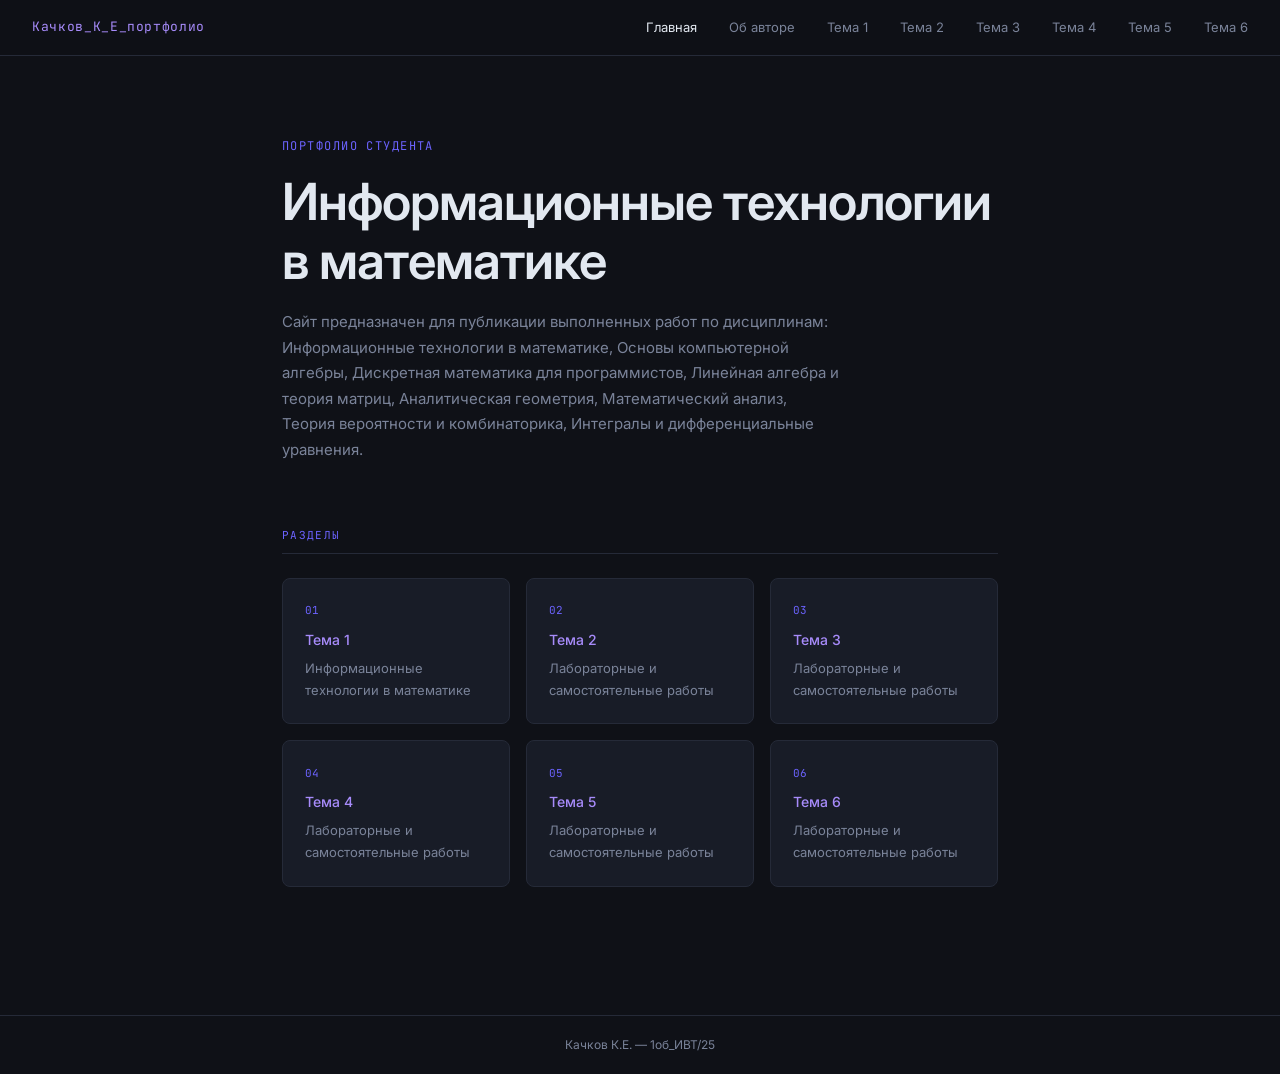
<file: index.html>
<!DOCTYPE html>
<html lang="ru">
<head>
  <meta charset="UTF-8">
  <meta name="viewport" content="width=device-width, initial-scale=1.0">
  <title>Качков К.Е. — Портфолио</title>
  <link rel="stylesheet" href="style.css">
</head>
<body>

<nav>
  <span class="nav-logo">Качков_К_Е_портфолио</span>
  <a href="index.html" class="active">Главная</a>
  <a href="about.html">Об авторе</a>
  <a href="tema1.html">Тема 1</a>
  <a href="tema2.html">Тема 2</a>
  <a href="tema3.html">Тема 3</a>
  <a href="tema4.html">Тема 4</a>
  <a href="tema5.html">Тема 5</a>
  <a href="tema6.html">Тема 6</a>
</nav>

<section class="hero">
  <div class="hero-label">Портфолио студента</div>
  <h1>Информационные технологии в математике</h1>
  <p>Сайт предназначен для публикации выполненных работ по дисциплинам: Информационные технологии в математике, Основы компьютерной алгебры, Дискретная математика для программистов, Линейная алгебра и теория матриц, Аналитическая геометрия, Математический анализ, Теория вероятности и комбинаторика, Интегралы и дифференциальные уравнения.</p>
</section>

<div class="content">
  <div class="section-title">Разделы</div>
  <div class="cards">
    <a href="tema1.html" style="text-decoration:none">
      <div class="card">
        <div class="card-num">01</div>
        <h3>Тема 1</h3>
        <p>Информационные технологии в математике</p>
      </div>
    </a>
    <a href="tema2.html" style="text-decoration:none">
      <div class="card">
        <div class="card-num">02</div>
        <h3>Тема 2</h3>
        <p>Лабораторные и самостоятельные работы</p>
      </div>
    </a>
    <a href="tema3.html" style="text-decoration:none">
      <div class="card">
        <div class="card-num">03</div>
        <h3>Тема 3</h3>
        <p>Лабораторные и самостоятельные работы</p>
      </div>
    </a>
    <a href="tema4.html" style="text-decoration:none">
      <div class="card">
        <div class="card-num">04</div>
        <h3>Тема 4</h3>
        <p>Лабораторные и самостоятельные работы</p>
      </div>
    </a>
    <a href="tema5.html" style="text-decoration:none">
      <div class="card">
        <div class="card-num">05</div>
        <h3>Тема 5</h3>
        <p>Лабораторные и самостоятельные работы</p>
      </div>
    </a>
    <a href="tema6.html" style="text-decoration:none">
      <div class="card">
        <div class="card-num">06</div>
        <h3>Тема 6</h3>
        <p>Лабораторные и самостоятельные работы</p>
      </div>
    </a>
  </div>
</div>

<footer>Качков К.Е. — 1об_ИВТ/25</footer>

</body>
</html>
</file>
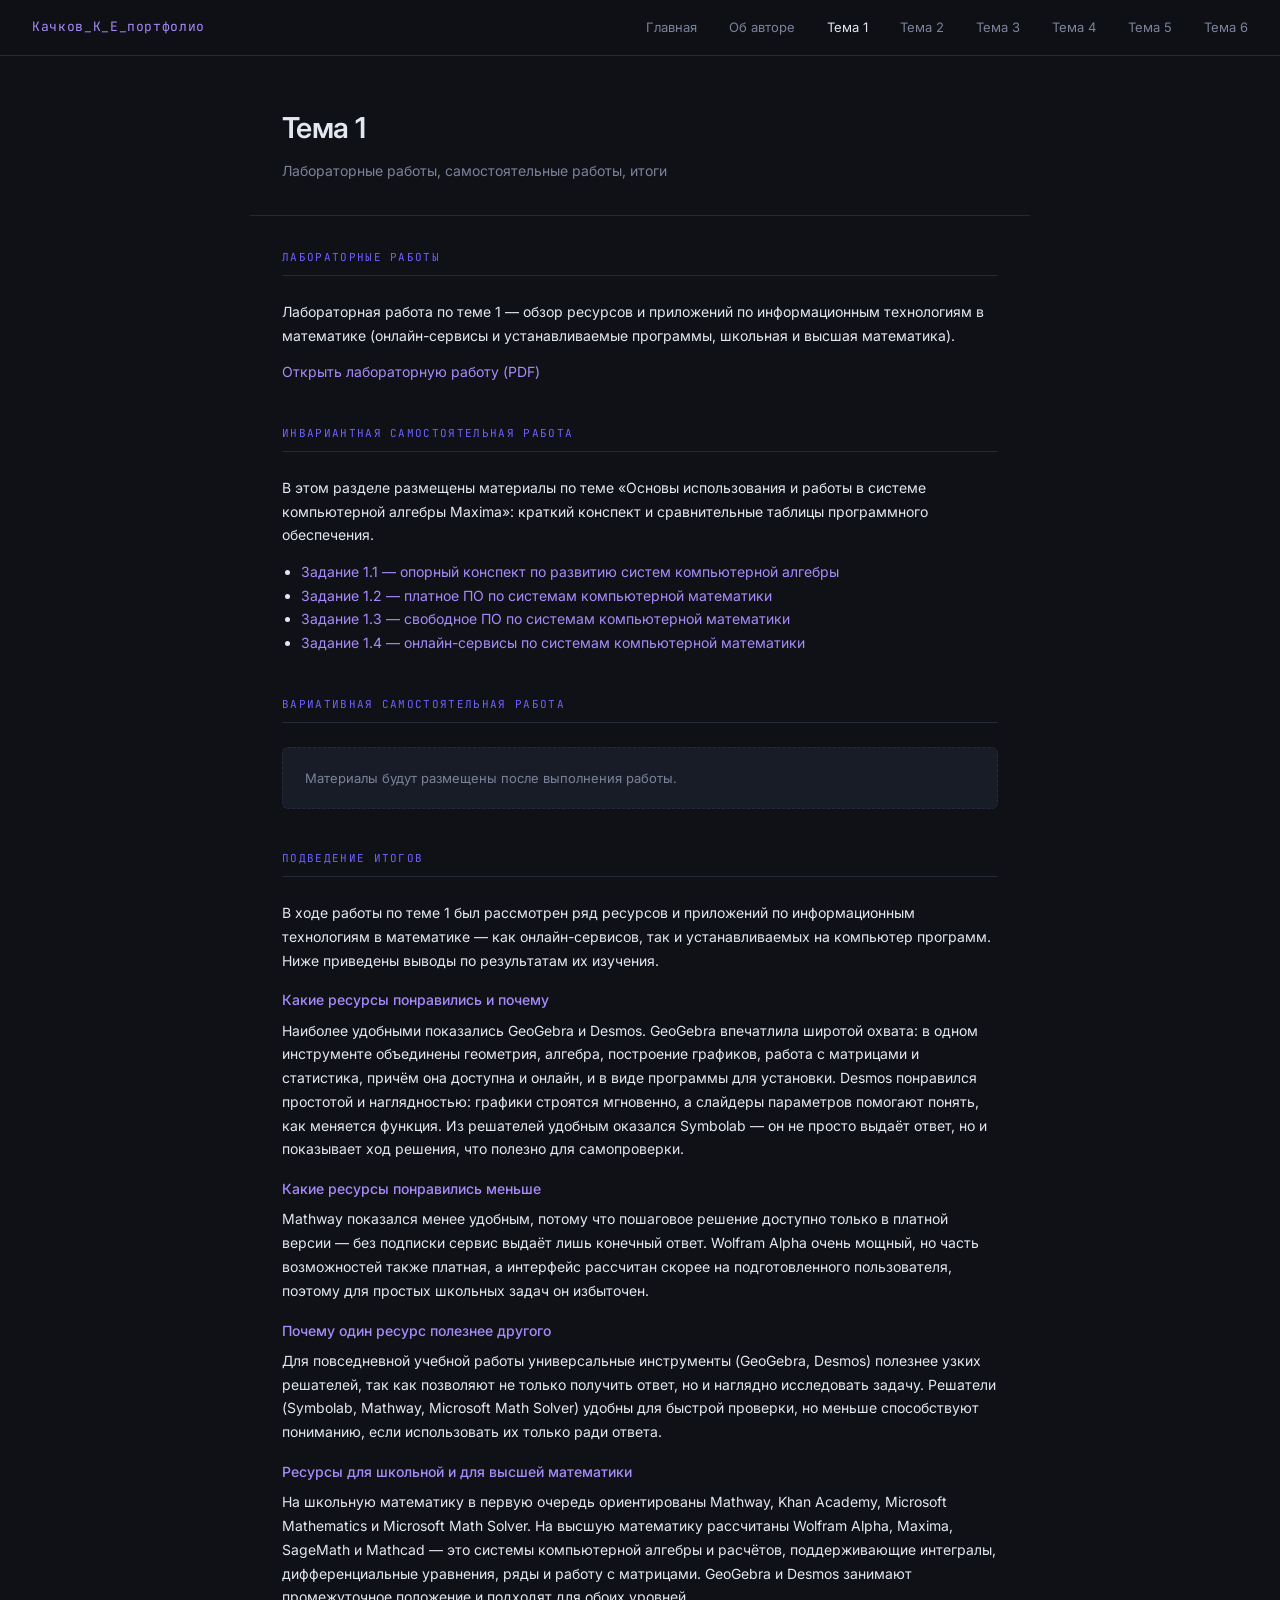
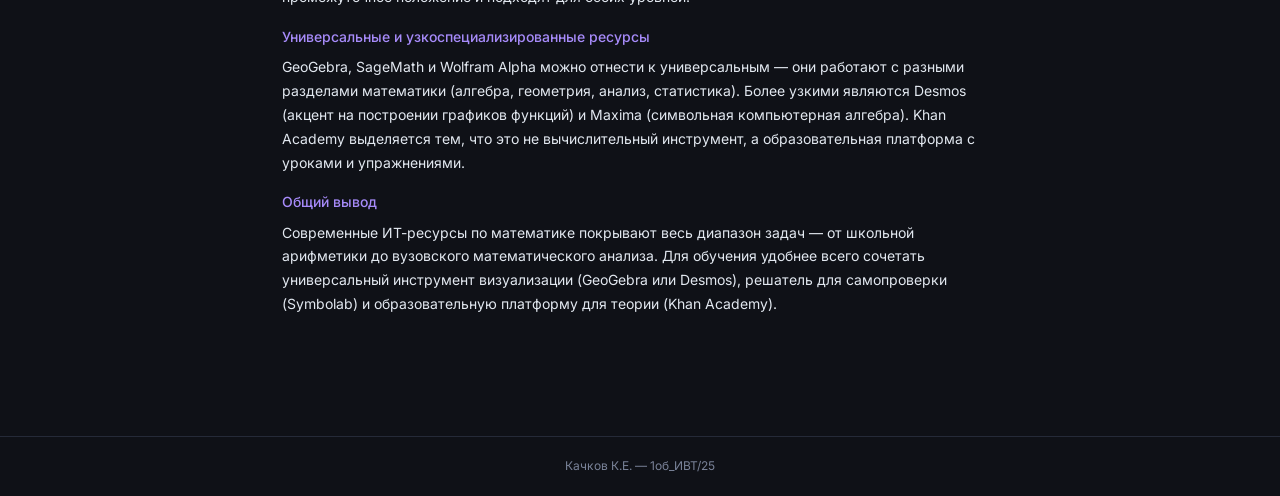
<file: tema1.html>
<!DOCTYPE html>
<html lang="ru">
<head>
  <meta charset="UTF-8">
  <meta name="viewport" content="width=device-width, initial-scale=1.0">
  <title>Тема 1 — Качков К.Е.</title>
  <link rel="stylesheet" href="style.css">
</head>
<body>
<nav>
  <span class="nav-logo">Качков_К_Е_портфолио</span>
  <a href="index.html">Главная</a>
  <a href="about.html">Об авторе</a>
  <a href="tema1.html" class="active">Тема 1</a>
  <a href="tema2.html">Тема 2</a>
  <a href="tema3.html">Тема 3</a>
  <a href="tema4.html">Тема 4</a>
  <a href="tema5.html">Тема 5</a>
  <a href="tema6.html">Тема 6</a>
</nav>

<div class="page-header">
  <h1>Тема 1</h1>
  <p>Лабораторные работы, самостоятельные работы, итоги</p>
</div>

<div class="content">

  <div class="sub-section">
    <div class="section-title">Лабораторные работы</div>
    <p style="margin-bottom:0.8rem;font-size:14px;">
      Лабораторная работа по теме 1 — обзор ресурсов и приложений по информационным технологиям в математике
      (онлайн-сервисы и устанавливаемые программы, школьная и высшая математика).
    </p>
    <p style="font-size:14px;">
      <a href="https://drive.google.com/file/d/1AfzbMtLGvjpZdQ75xs7DAKXEFA14kYjc/view?usp=sharing" target="_blank">Открыть лабораторную работу (PDF)</a>
    </p>
  </div>

  <div class="sub-section">
    <div class="section-title">Инвариантная самостоятельная работа</div>
    <p style="margin-bottom:0.8rem;font-size:14px;">
      В этом разделе размещены материалы по теме «Основы использования и работы в системе компьютерной алгебры Maxima»:
      краткий конспект и сравнительные таблицы программного обеспечения.
    </p>
    <ul style="font-size:14px;line-height:1.7;margin-left:1.2rem;">
      <li><a href="https://drive.google.com/file/d/1eZNsiZuAepgrBpnIGwl640NPmBLZEduz/view?usp=drive_link" target="_blank">Задание 1.1 — опорный конспект по развитию систем компьютерной алгебры</a></li>
      <li><a href="https://drive.google.com/file/d/1cqNGCk7vj_rEUstcOTVgG4FcB9ptQslX/view?usp=drive_link" target="_blank">Задание 1.2 — платное ПО по системам компьютерной математики</a></li>
      <li><a href="https://drive.google.com/file/d/1DtUt4KZBGV-I8HG-9cxFs46igNnDmsRe/view?usp=drive_link" target="_blank">Задание 1.3 — свободное ПО по системам компьютерной математики</a></li>
      <li><a href="https://drive.google.com/file/d/1o-Yfkh-yY8y63wfUdcRHX4mxL0h8mZKr/view?usp=drive_link" target="_blank">Задание 1.4 — онлайн-сервисы по системам компьютерной математики</a></li>
    </ul>
  </div>

  <div class="sub-section">
    <div class="section-title">Вариативная самостоятельная работа</div>
    <div class="empty-note">Материалы будут размещены после выполнения работы.</div>
  </div>

  <div class="sub-section">
    <div class="section-title">Подведение итогов</div>

    <p style="font-size:14px;margin-bottom:1rem;">
      В ходе работы по теме 1 был рассмотрен ряд ресурсов и приложений по информационным технологиям
      в математике — как онлайн-сервисов, так и устанавливаемых на компьютер программ. Ниже приведены
      выводы по результатам их изучения.
    </p>

    <h2 style="font-size:14px;margin:1rem 0 0.4rem;color:var(--accent2);">Какие ресурсы понравились и почему</h2>
    <p style="font-size:14px;margin-bottom:0.9rem;">
      Наиболее удобными показались GeoGebra и Desmos. GeoGebra впечатлила широтой охвата: в одном
      инструменте объединены геометрия, алгебра, построение графиков, работа с матрицами и статистика,
      причём она доступна и онлайн, и в виде программы для установки. Desmos понравился простотой и
      наглядностью: графики строятся мгновенно, а слайдеры параметров помогают понять, как меняется
      функция. Из решателей удобным оказался Symbolab — он не просто выдаёт ответ, но и показывает ход
      решения, что полезно для самопроверки.
    </p>

    <h2 style="font-size:14px;margin:1rem 0 0.4rem;color:var(--accent2);">Какие ресурсы понравились меньше</h2>
    <p style="font-size:14px;margin-bottom:0.9rem;">
      Mathway показался менее удобным, потому что пошаговое решение доступно только в платной версии —
      без подписки сервис выдаёт лишь конечный ответ. Wolfram Alpha очень мощный, но часть возможностей
      также платная, а интерфейс рассчитан скорее на подготовленного пользователя, поэтому для простых
      школьных задач он избыточен.
    </p>

    <h2 style="font-size:14px;margin:1rem 0 0.4rem;color:var(--accent2);">Почему один ресурс полезнее другого</h2>
    <p style="font-size:14px;margin-bottom:0.9rem;">
      Для повседневной учебной работы универсальные инструменты (GeoGebra, Desmos) полезнее узких
      решателей, так как позволяют не только получить ответ, но и наглядно исследовать задачу. Решатели
      (Symbolab, Mathway, Microsoft Math Solver) удобны для быстрой проверки, но меньше способствуют
      пониманию, если использовать их только ради ответа.
    </p>

    <h2 style="font-size:14px;margin:1rem 0 0.4rem;color:var(--accent2);">Ресурсы для школьной и для высшей математики</h2>
    <p style="font-size:14px;margin-bottom:0.9rem;">
      На школьную математику в первую очередь ориентированы Mathway, Khan Academy, Microsoft Mathematics
      и Microsoft Math Solver. На высшую математику рассчитаны Wolfram Alpha, Maxima, SageMath и Mathcad —
      это системы компьютерной алгебры и расчётов, поддерживающие интегралы, дифференциальные уравнения,
      ряды и работу с матрицами. GeoGebra и Desmos занимают промежуточное положение и подходят для обоих уровней.
    </p>

    <h2 style="font-size:14px;margin:1rem 0 0.4rem;color:var(--accent2);">Универсальные и узкоспециализированные ресурсы</h2>
    <p style="font-size:14px;margin-bottom:0.9rem;">
      GeoGebra, SageMath и Wolfram Alpha можно отнести к универсальным — они работают с разными разделами
      математики (алгебра, геометрия, анализ, статистика). Более узкими являются Desmos (акцент на построении
      графиков функций) и Maxima (символьная компьютерная алгебра). Khan Academy выделяется тем, что это не
      вычислительный инструмент, а образовательная платформа с уроками и упражнениями.
    </p>

    <h2 style="font-size:14px;margin:1rem 0 0.4rem;color:var(--accent2);">Общий вывод</h2>
    <p style="font-size:14px;">
      Современные ИТ-ресурсы по математике покрывают весь диапазон задач — от школьной арифметики до
      вузовского математического анализа. Для обучения удобнее всего сочетать универсальный инструмент
      визуализации (GeoGebra или Desmos), решатель для самопроверки (Symbolab) и образовательную платформу
      для теории (Khan Academy).
    </p>
  </div>

</div>

<footer>Качков К.Е. — 1об_ИВТ/25</footer>
</body>
</html>
</file>
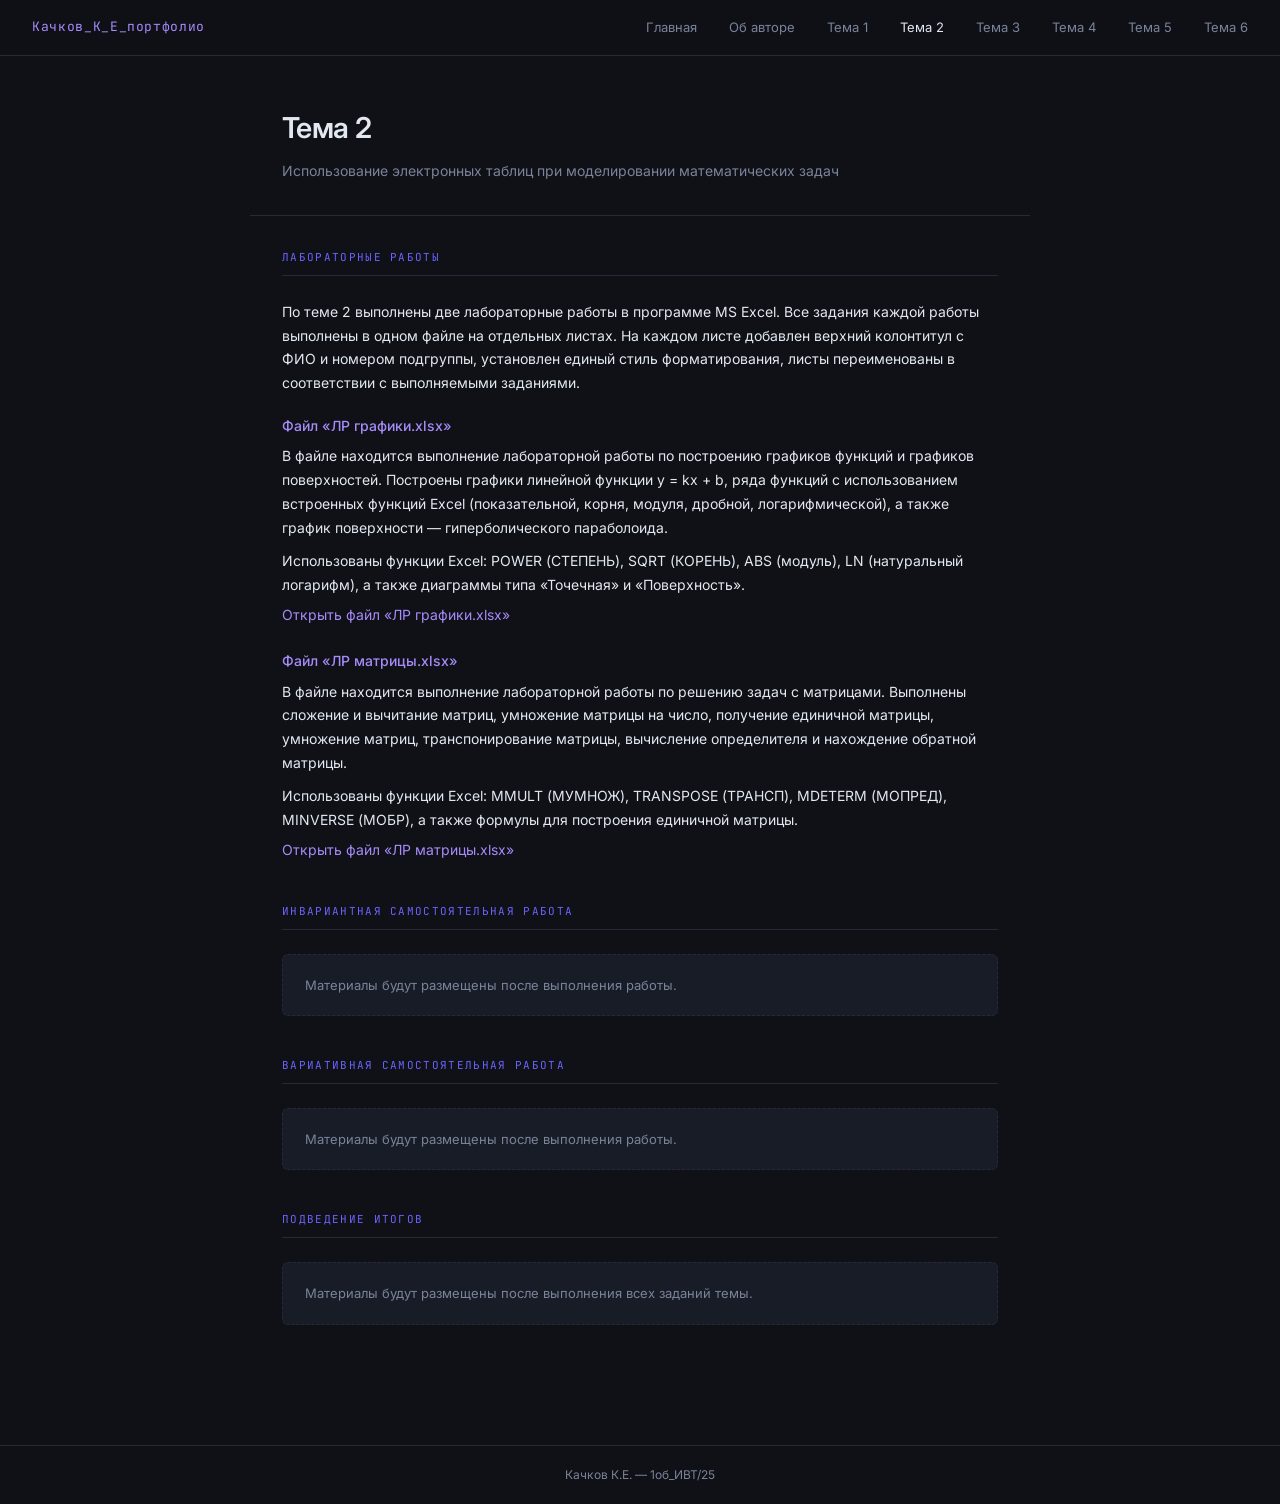
<file: tema2.html>
<!DOCTYPE html>
<html lang="ru">
<head>
  <meta charset="UTF-8">
  <meta name="viewport" content="width=device-width, initial-scale=1.0">
  <title>Тема 2 — Качков К.Е.</title>
  <link rel="stylesheet" href="style.css">
</head>
<body>
<nav>
  <span class="nav-logo">Качков_К_Е_портфолио</span>
  <a href="index.html">Главная</a>
  <a href="about.html">Об авторе</a>
  <a href="tema1.html">Тема 1</a>
  <a href="tema2.html" class="active">Тема 2</a>
  <a href="tema3.html">Тема 3</a>
  <a href="tema4.html">Тема 4</a>
  <a href="tema5.html">Тема 5</a>
  <a href="tema6.html">Тема 6</a>
</nav>

<div class="page-header">
  <h1>Тема 2</h1>
  <p>Использование электронных таблиц при моделировании математических задач</p>
</div>

<div class="content">

  <div class="sub-section">
    <div class="section-title">Лабораторные работы</div>

    <p style="font-size:14px;margin-bottom:1.2rem;">
      По теме 2 выполнены две лабораторные работы в программе MS Excel. Все задания каждой работы
      выполнены в одном файле на отдельных листах. На каждом листе добавлен верхний колонтитул
      с ФИО и номером подгруппы, установлен единый стиль форматирования, листы переименованы
      в соответствии с выполняемыми заданиями.
    </p>

    <h2 style="font-size:14px;margin:1rem 0 0.4rem;color:var(--accent2);">Файл «ЛР графики.xlsx»</h2>
    <p style="font-size:14px;margin-bottom:0.6rem;">
      В файле находится выполнение лабораторной работы по построению графиков функций и графиков
      поверхностей. Построены графики линейной функции y = kx + b, ряда функций с использованием
      встроенных функций Excel (показательной, корня, модуля, дробной, логарифмической), а также
      график поверхности — гиперболического параболоида.
    </p>
    <p style="font-size:14px;margin-bottom:0.4rem;">
      Использованы функции Excel: POWER (СТЕПЕНЬ), SQRT (КОРЕНЬ), ABS (модуль), LN (натуральный логарифм),
      а также диаграммы типа «Точечная» и «Поверхность».
    </p>
    <p style="font-size:14px;margin-bottom:1.4rem;">
      <a href="https://docs.google.com/spreadsheets/d/1talra8WvrFxRipJMH0zetjDnedfvEti0/edit?usp=drive_link&amp;ouid=114818583871815108090&amp;rtpof=true&amp;sd=true" target="_blank">Открыть файл «ЛР графики.xlsx»</a>
    </p>

    <h2 style="font-size:14px;margin:1rem 0 0.4rem;color:var(--accent2);">Файл «ЛР матрицы.xlsx»</h2>
    <p style="font-size:14px;margin-bottom:0.6rem;">
      В файле находится выполнение лабораторной работы по решению задач с матрицами. Выполнены
      сложение и вычитание матриц, умножение матрицы на число, получение единичной матрицы,
      умножение матриц, транспонирование матрицы, вычисление определителя и нахождение обратной матрицы.
    </p>
    <p style="font-size:14px;margin-bottom:0.4rem;">
      Использованы функции Excel: MMULT (МУМНОЖ), TRANSPOSE (ТРАНСП), MDETERM (МОПРЕД),
      MINVERSE (МОБР), а также формулы для построения единичной матрицы.
    </p>
    <p style="font-size:14px;">
      <a href="https://docs.google.com/spreadsheets/d/1I-s2pslFMtEOX7ayI22DhhFJlVRsfz55/edit?usp=drive_link&amp;ouid=114818583871815108090&amp;rtpof=true&amp;sd=true" target="_blank">Открыть файл «ЛР матрицы.xlsx»</a>
    </p>
  </div>

  <div class="sub-section">
    <div class="section-title">Инвариантная самостоятельная работа</div>
    <div class="empty-note">Материалы будут размещены после выполнения работы.</div>
  </div>

  <div class="sub-section">
    <div class="section-title">Вариативная самостоятельная работа</div>
    <div class="empty-note">Материалы будут размещены после выполнения работы.</div>
  </div>

  <div class="sub-section">
    <div class="section-title">Подведение итогов</div>
    <div class="empty-note">Материалы будут размещены после выполнения всех заданий темы.</div>
  </div>

</div>

<footer>Качков К.Е. — 1об_ИВТ/25</footer>
</body>
</html>
</file>
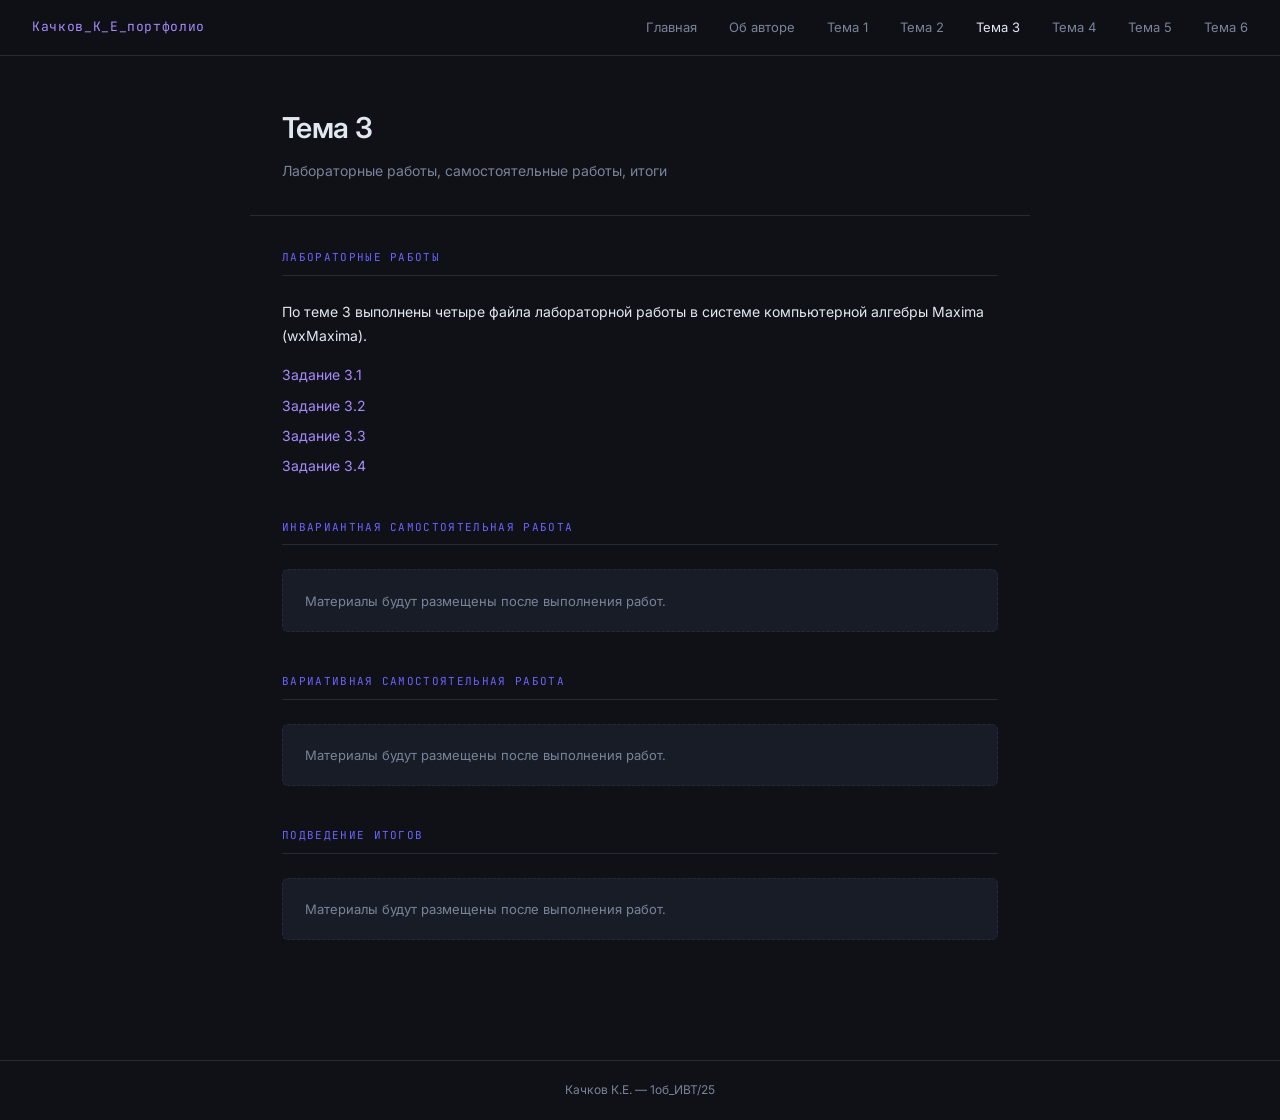
<file: tema3.html>
<!DOCTYPE html>
<html lang="ru">
<head>
  <meta charset="UTF-8">
  <meta name="viewport" content="width=device-width, initial-scale=1.0">
  <title>Тема 3 — Качков К.Е.</title>
  <link rel="stylesheet" href="style.css">
</head>
<body>
<nav>
  <span class="nav-logo">Качков_К_Е_портфолио</span>
  <a href="index.html">Главная</a>
  <a href="about.html">Об авторе</a>
  <a href="tema1.html">Тема 1</a>
  <a href="tema2.html">Тема 2</a>
  <a href="tema3.html" class="active">Тема 3</a>
  <a href="tema4.html">Тема 4</a>
  <a href="tema5.html">Тема 5</a>
  <a href="tema6.html">Тема 6</a>
</nav>
<div class="page-header">
  <h1>Тема 3</h1>
  <p>Лабораторные работы, самостоятельные работы, итоги</p>
</div>
<div class="content">
  <div class="sub-section">
    <div class="section-title">Лабораторные работы</div>
    <p style="font-size:14px;margin-bottom:1rem;">
      По теме 3 выполнены четыре файла лабораторной работы в системе компьютерной алгебры Maxima (wxMaxima).
    </p>
    <p style="font-size:14px;margin-bottom:0.4rem;">
      <a href="https://drive.google.com/file/d/1CouBG0lD_Nqt9Fe7cCxIbWjuQOulNpuX/view?usp=drive_link" target="_blank">Задание 3.1</a>
    </p>
    <p style="font-size:14px;margin-bottom:0.4rem;">
      <a href="https://drive.google.com/file/d/16mo2EOTimh-qXTzr7S38JVZ9133tTNTO/view?usp=drive_link" target="_blank">Задание 3.2</a>
    </p>
    <p style="font-size:14px;margin-bottom:0.4rem;">
      <a href="https://drive.google.com/file/d/1VQgJocAIZYQOcXOn1CoIcgJ0xx_unpkb/view?usp=drive_link" target="_blank">Задание 3.3</a>
    </p>
    <p style="font-size:14px;">
      <a href="https://drive.google.com/file/d/1kVIZUmJcVLtnetmxGtTD6Fz_WkgIsyuK/view?usp=sharing" target="_blank">Задание 3.4</a>
    </p>
  </div>
  <div class="sub-section">
    <div class="section-title">Инвариантная самостоятельная работа</div>
    <div class="empty-note">Материалы будут размещены после выполнения работ.</div>
  </div>
  <div class="sub-section">
    <div class="section-title">Вариативная самостоятельная работа</div>
    <div class="empty-note">Материалы будут размещены после выполнения работ.</div>
  </div>
  <div class="sub-section">
    <div class="section-title">Подведение итогов</div>
    <div class="empty-note">Материалы будут размещены после выполнения работ.</div>
  </div>
</div>
<footer>Качков К.Е. — 1об_ИВТ/25</footer>
</body>
</html>
</file>
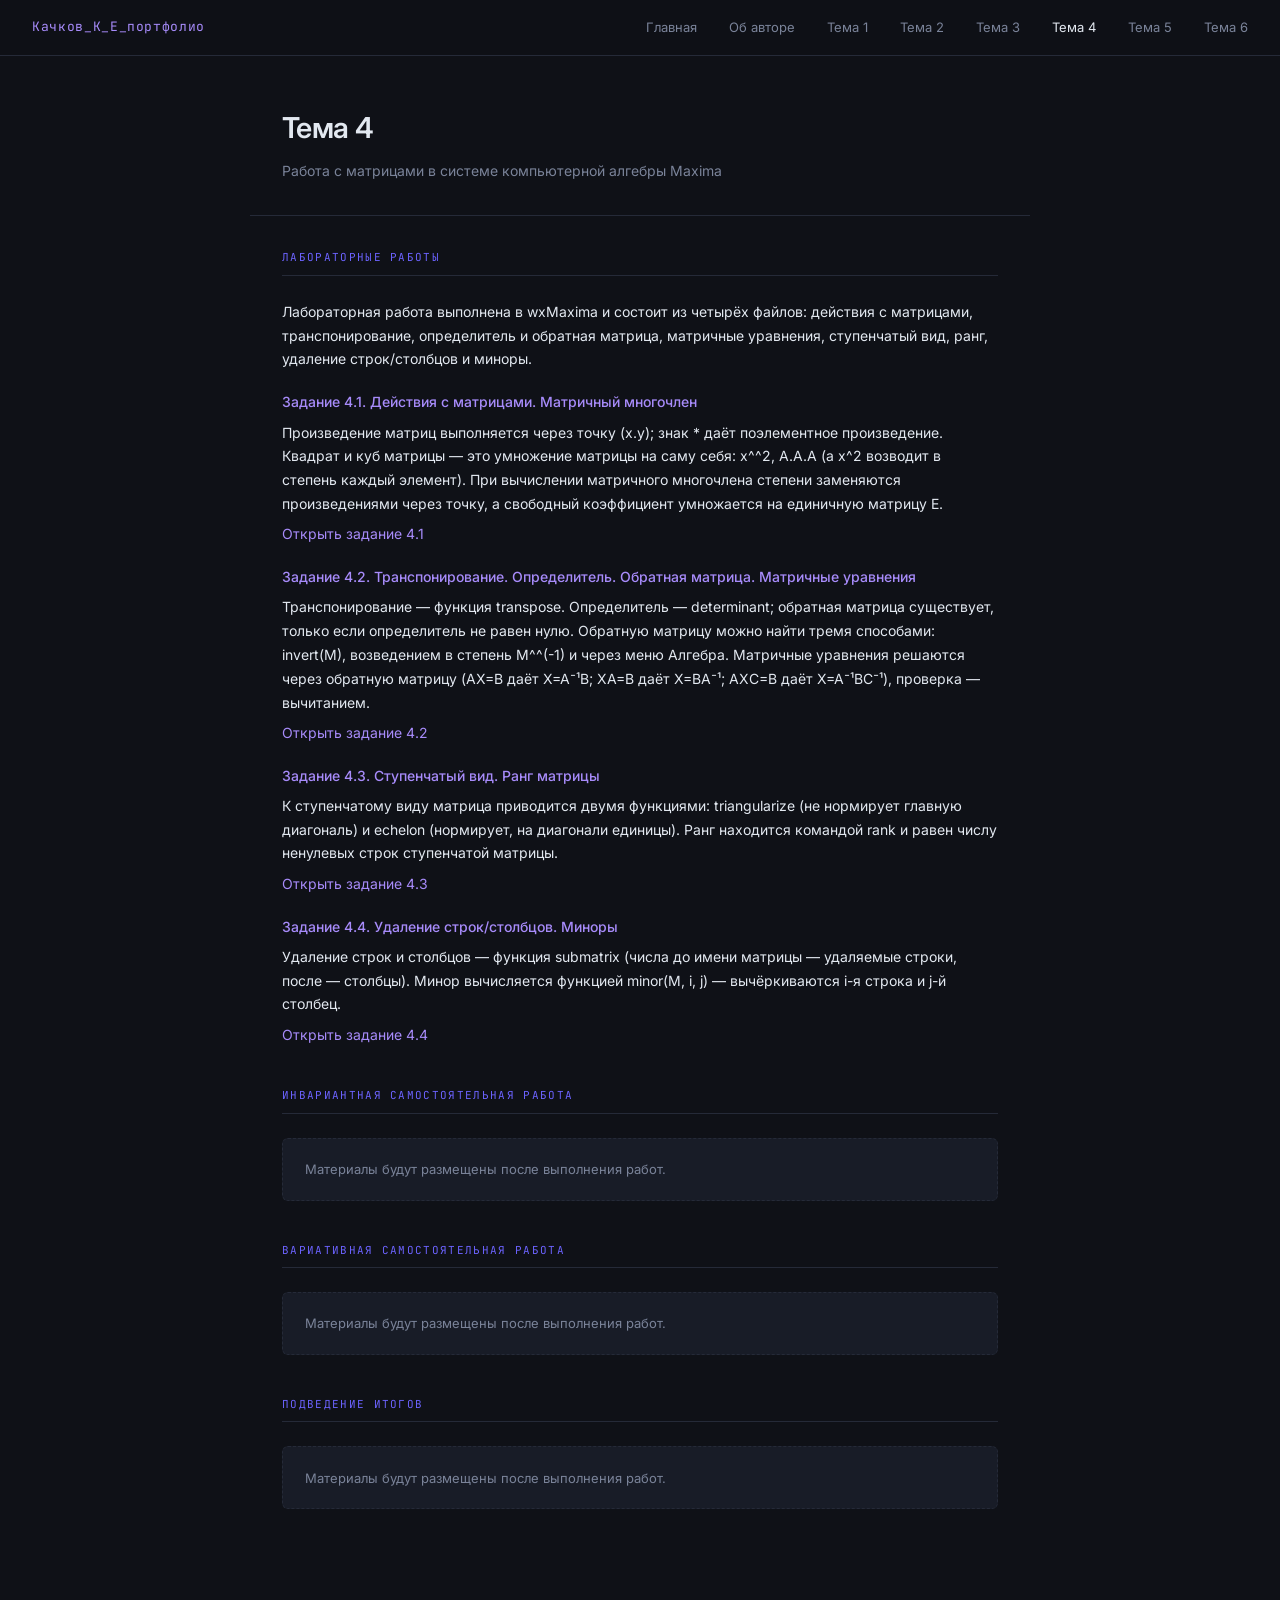
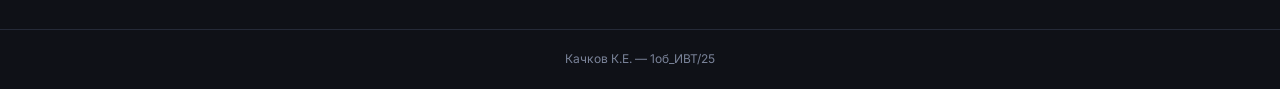
<file: tema4.html>
<!DOCTYPE html>
<html lang="ru">
<head>
  <meta charset="UTF-8">
  <meta name="viewport" content="width=device-width, initial-scale=1.0">
  <title>Тема 4 — Качков К.Е.</title>
  <link rel="stylesheet" href="style.css">
</head>
<body>
<nav>
  <span class="nav-logo">Качков_К_Е_портфолио</span>
  <a href="index.html">Главная</a>
  <a href="about.html">Об авторе</a>
  <a href="tema1.html">Тема 1</a>
  <a href="tema2.html">Тема 2</a>
  <a href="tema3.html">Тема 3</a>
  <a href="tema4.html" class="active">Тема 4</a>
  <a href="tema5.html">Тема 5</a>
  <a href="tema6.html">Тема 6</a>
</nav>
<div class="page-header">
  <h1>Тема 4</h1>
  <p>Работа с матрицами в системе компьютерной алгебры Maxima</p>
</div>
<div class="content">

  <div class="sub-section">
    <div class="section-title">Лабораторные работы</div>
    <p style="font-size:14px;margin-bottom:1.2rem;">
      Лабораторная работа выполнена в wxMaxima и состоит из четырёх файлов: действия с матрицами,
      транспонирование, определитель и обратная матрица, матричные уравнения, ступенчатый вид, ранг,
      удаление строк/столбцов и миноры.
    </p>

    <h2 style="font-size:14px;margin:1rem 0 0.4rem;color:var(--accent2);">Задание 4.1. Действия с матрицами. Матричный многочлен</h2>
    <p style="font-size:14px;margin-bottom:0.4rem;">
      Произведение матриц выполняется через точку (x.y); знак * даёт поэлементное произведение.
      Квадрат и куб матрицы — это умножение матрицы на саму себя: x^^2, A.A.A (а x^2 возводит в степень
      каждый элемент). При вычислении матричного многочлена степени заменяются произведениями через точку,
      а свободный коэффициент умножается на единичную матрицу E.
    </p>
    <p style="font-size:14px;margin-bottom:1.2rem;">
      <a href="https://drive.google.com/file/d/1hzlRT-RxZbFVn9sFTU9BlP9Ps475zJSY/view?usp=drive_link" target="_blank">Открыть задание 4.1</a>
    </p>

    <h2 style="font-size:14px;margin:1rem 0 0.4rem;color:var(--accent2);">Задание 4.2. Транспонирование. Определитель. Обратная матрица. Матричные уравнения</h2>
    <p style="font-size:14px;margin-bottom:0.4rem;">
      Транспонирование — функция transpose. Определитель — determinant; обратная матрица существует,
      только если определитель не равен нулю. Обратную матрицу можно найти тремя способами: invert(M),
      возведением в степень M^^(-1) и через меню Алгебра. Матричные уравнения решаются через обратную
      матрицу (AX=B даёт X=A⁻¹B; XA=B даёт X=BA⁻¹; AXC=B даёт X=A⁻¹BC⁻¹), проверка — вычитанием.
    </p>
    <p style="font-size:14px;margin-bottom:1.2rem;">
      <a href="https://drive.google.com/file/d/1Ep2Sw8EIx3Xy5S9c9K1s-zGn8l0dCKHW/view?usp=drive_link" target="_blank">Открыть задание 4.2</a>
    </p>

    <h2 style="font-size:14px;margin:1rem 0 0.4rem;color:var(--accent2);">Задание 4.3. Ступенчатый вид. Ранг матрицы</h2>
    <p style="font-size:14px;margin-bottom:0.4rem;">
      К ступенчатому виду матрица приводится двумя функциями: triangularize (не нормирует главную
      диагональ) и echelon (нормирует, на диагонали единицы). Ранг находится командой rank и равен числу
      ненулевых строк ступенчатой матрицы.
    </p>
    <p style="font-size:14px;margin-bottom:1.2rem;">
      <a href="https://drive.google.com/file/d/1LtqF-wSE5T4oOD3R1SDyEQwVZLRSvlbB/view?usp=drive_link" target="_blank">Открыть задание 4.3</a>
    </p>

    <h2 style="font-size:14px;margin:1rem 0 0.4rem;color:var(--accent2);">Задание 4.4. Удаление строк/столбцов. Миноры</h2>
    <p style="font-size:14px;margin-bottom:0.4rem;">
      Удаление строк и столбцов — функция submatrix (числа до имени матрицы — удаляемые строки, после —
      столбцы). Минор вычисляется функцией minor(M, i, j) — вычёркиваются i-я строка и j-й столбец.
    </p>
    <p style="font-size:14px;">
      <a href="https://drive.google.com/file/d/1nEGlvrEnPiQhi6u5TSRNH53z7bGWjW5m/view?usp=drive_link" target="_blank">Открыть задание 4.4</a>
    </p>
  </div>

  <div class="sub-section">
    <div class="section-title">Инвариантная самостоятельная работа</div>
    <div class="empty-note">Материалы будут размещены после выполнения работ.</div>
  </div>
  <div class="sub-section">
    <div class="section-title">Вариативная самостоятельная работа</div>
    <div class="empty-note">Материалы будут размещены после выполнения работ.</div>
  </div>
  <div class="sub-section">
    <div class="section-title">Подведение итогов</div>
    <div class="empty-note">Материалы будут размещены после выполнения работ.</div>
  </div>
</div>
<footer>Качков К.Е. — 1об_ИВТ/25</footer>
</body>
</html>
</file>
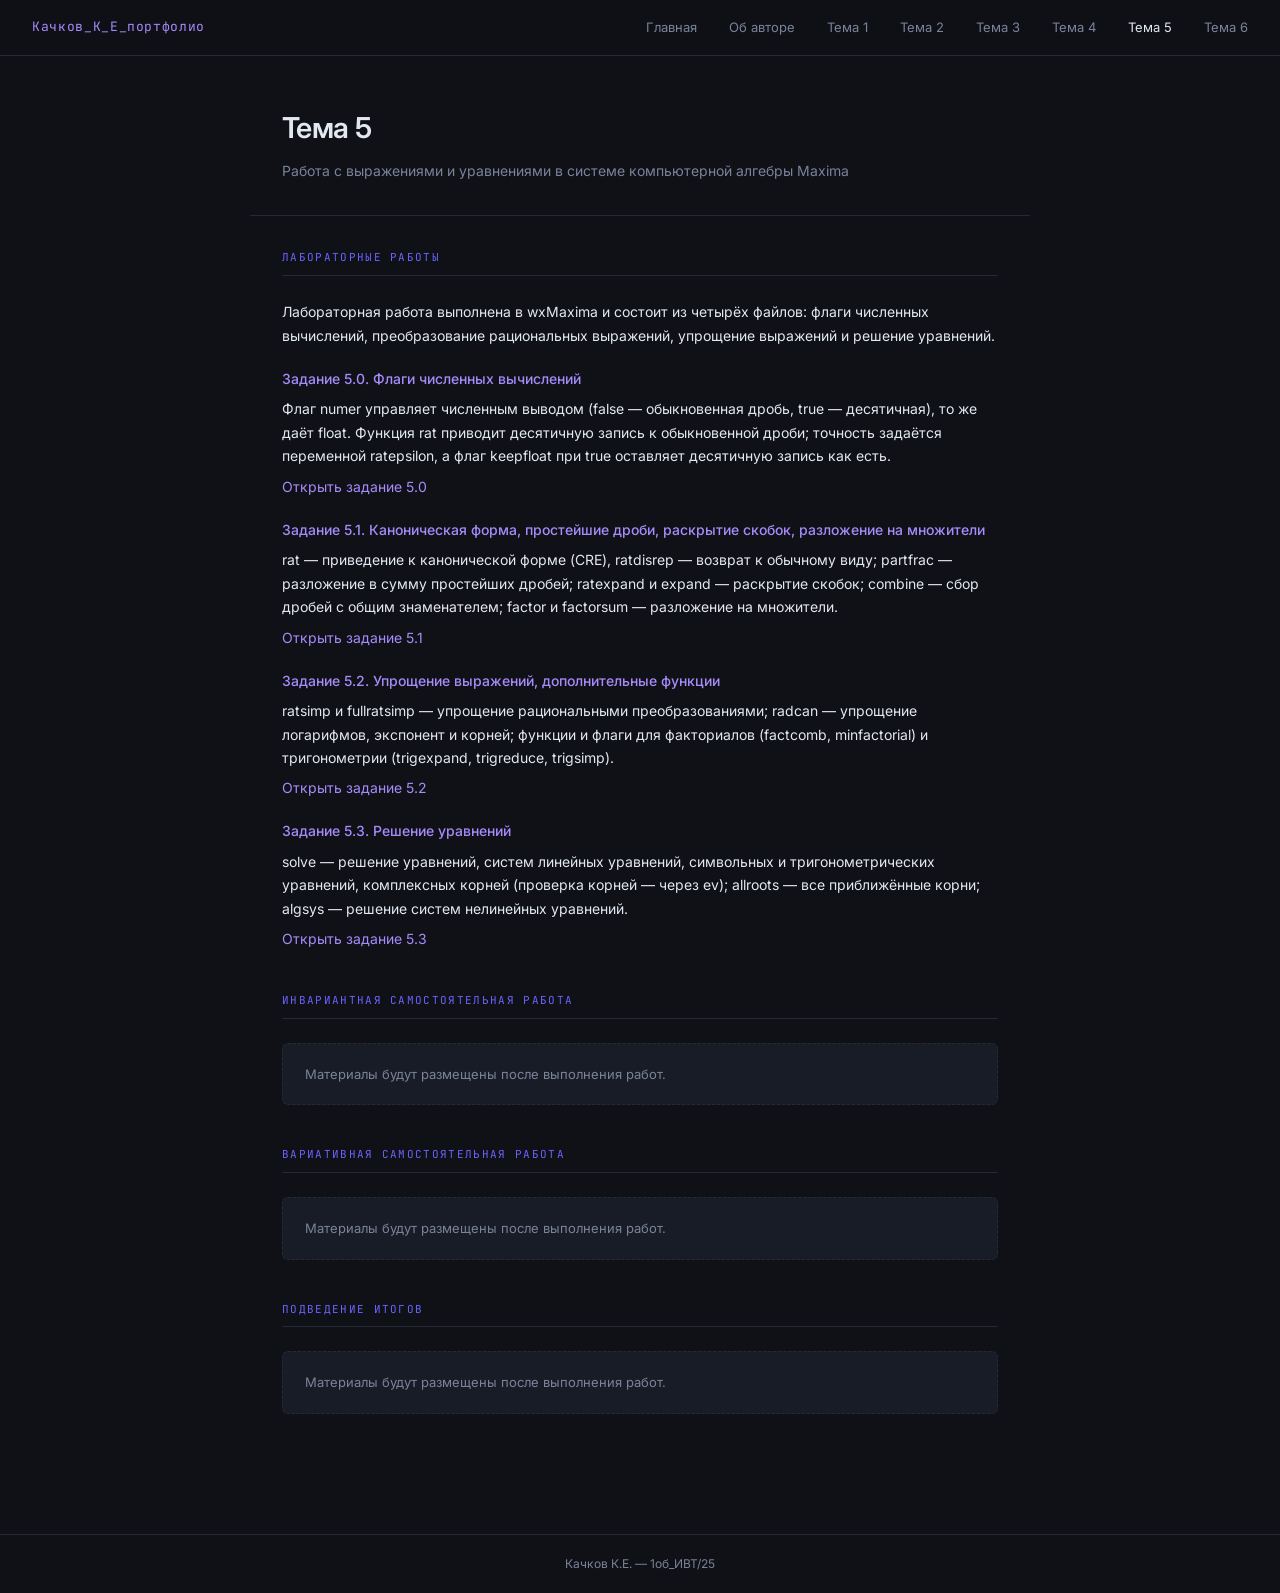
<file: tema5.html>
<!DOCTYPE html>
<html lang="ru">
<head>
  <meta charset="UTF-8">
  <meta name="viewport" content="width=device-width, initial-scale=1.0">
  <title>Тема 5 — Качков К.Е.</title>
  <link rel="stylesheet" href="style.css">
</head>
<body>
<nav>
  <span class="nav-logo">Качков_К_Е_портфолио</span>
  <a href="index.html">Главная</a>
  <a href="about.html">Об авторе</a>
  <a href="tema1.html">Тема 1</a>
  <a href="tema2.html">Тема 2</a>
  <a href="tema3.html">Тема 3</a>
  <a href="tema4.html">Тема 4</a>
  <a href="tema5.html" class="active">Тема 5</a>
  <a href="tema6.html">Тема 6</a>
</nav>
<div class="page-header">
  <h1>Тема 5</h1>
  <p>Работа с выражениями и уравнениями в системе компьютерной алгебры Maxima</p>
</div>
<div class="content">

  <div class="sub-section">
    <div class="section-title">Лабораторные работы</div>
    <p style="font-size:14px;margin-bottom:1.2rem;">
      Лабораторная работа выполнена в wxMaxima и состоит из четырёх файлов: флаги численных вычислений,
      преобразование рациональных выражений, упрощение выражений и решение уравнений.
    </p>

    <h2 style="font-size:14px;margin:1rem 0 0.4rem;color:var(--accent2);">Задание 5.0. Флаги численных вычислений</h2>
    <p style="font-size:14px;margin-bottom:0.4rem;">
      Флаг numer управляет численным выводом (false — обыкновенная дробь, true — десятичная), то же даёт
      float. Функция rat приводит десятичную запись к обыкновенной дроби; точность задаётся переменной
      ratepsilon, а флаг keepfloat при true оставляет десятичную запись как есть.
    </p>
    <p style="font-size:14px;margin-bottom:1.2rem;">
      <a href="https://drive.google.com/file/d/18rBdM9F7CrgF5WhWqa4Zeo8mJL9D61D_/view?usp=drive_link" target="_blank">Открыть задание 5.0</a>
    </p>

    <h2 style="font-size:14px;margin:1rem 0 0.4rem;color:var(--accent2);">Задание 5.1. Каноническая форма, простейшие дроби, раскрытие скобок, разложение на множители</h2>
    <p style="font-size:14px;margin-bottom:0.4rem;">
      rat — приведение к канонической форме (CRE), ratdisrep — возврат к обычному виду; partfrac —
      разложение в сумму простейших дробей; ratexpand и expand — раскрытие скобок; combine — сбор дробей
      с общим знаменателем; factor и factorsum — разложение на множители.
    </p>
    <p style="font-size:14px;margin-bottom:1.2rem;">
      <a href="https://drive.google.com/file/d/1bq-suZ7LwLkhBzro725hzNHfOjB2MESP/view?usp=drive_link" target="_blank">Открыть задание 5.1</a>
    </p>

    <h2 style="font-size:14px;margin:1rem 0 0.4rem;color:var(--accent2);">Задание 5.2. Упрощение выражений, дополнительные функции</h2>
    <p style="font-size:14px;margin-bottom:0.4rem;">
      ratsimp и fullratsimp — упрощение рациональными преобразованиями; radcan — упрощение логарифмов,
      экспонент и корней; функции и флаги для факториалов (factcomb, minfactorial) и тригонометрии
      (trigexpand, trigreduce, trigsimp).
    </p>
    <p style="font-size:14px;margin-bottom:1.2rem;">
      <a href="https://drive.google.com/file/d/1IAuVEI2fDAbNAQAfgt46gI7M3nprJ2bt/view?usp=drive_link" target="_blank">Открыть задание 5.2</a>
    </p>

    <h2 style="font-size:14px;margin:1rem 0 0.4rem;color:var(--accent2);">Задание 5.3. Решение уравнений</h2>
    <p style="font-size:14px;margin-bottom:0.4rem;">
      solve — решение уравнений, систем линейных уравнений, символьных и тригонометрических уравнений,
      комплексных корней (проверка корней — через ev); allroots — все приближённые корни; algsys —
      решение систем нелинейных уравнений.
    </p>
    <p style="font-size:14px;">
      <a href="https://drive.google.com/file/d/1LIC-7Wr9wNyUq0Nj38qCh95Rm337j_4M/view?usp=drive_link" target="_blank">Открыть задание 5.3</a>
    </p>
  </div>

  <div class="sub-section">
    <div class="section-title">Инвариантная самостоятельная работа</div>
    <div class="empty-note">Материалы будут размещены после выполнения работ.</div>
  </div>
  <div class="sub-section">
    <div class="section-title">Вариативная самостоятельная работа</div>
    <div class="empty-note">Материалы будут размещены после выполнения работ.</div>
  </div>
  <div class="sub-section">
    <div class="section-title">Подведение итогов</div>
    <div class="empty-note">Материалы будут размещены после выполнения работ.</div>
  </div>
</div>
<footer>Качков К.Е. — 1об_ИВТ/25</footer>
</body>
</html>
</file>
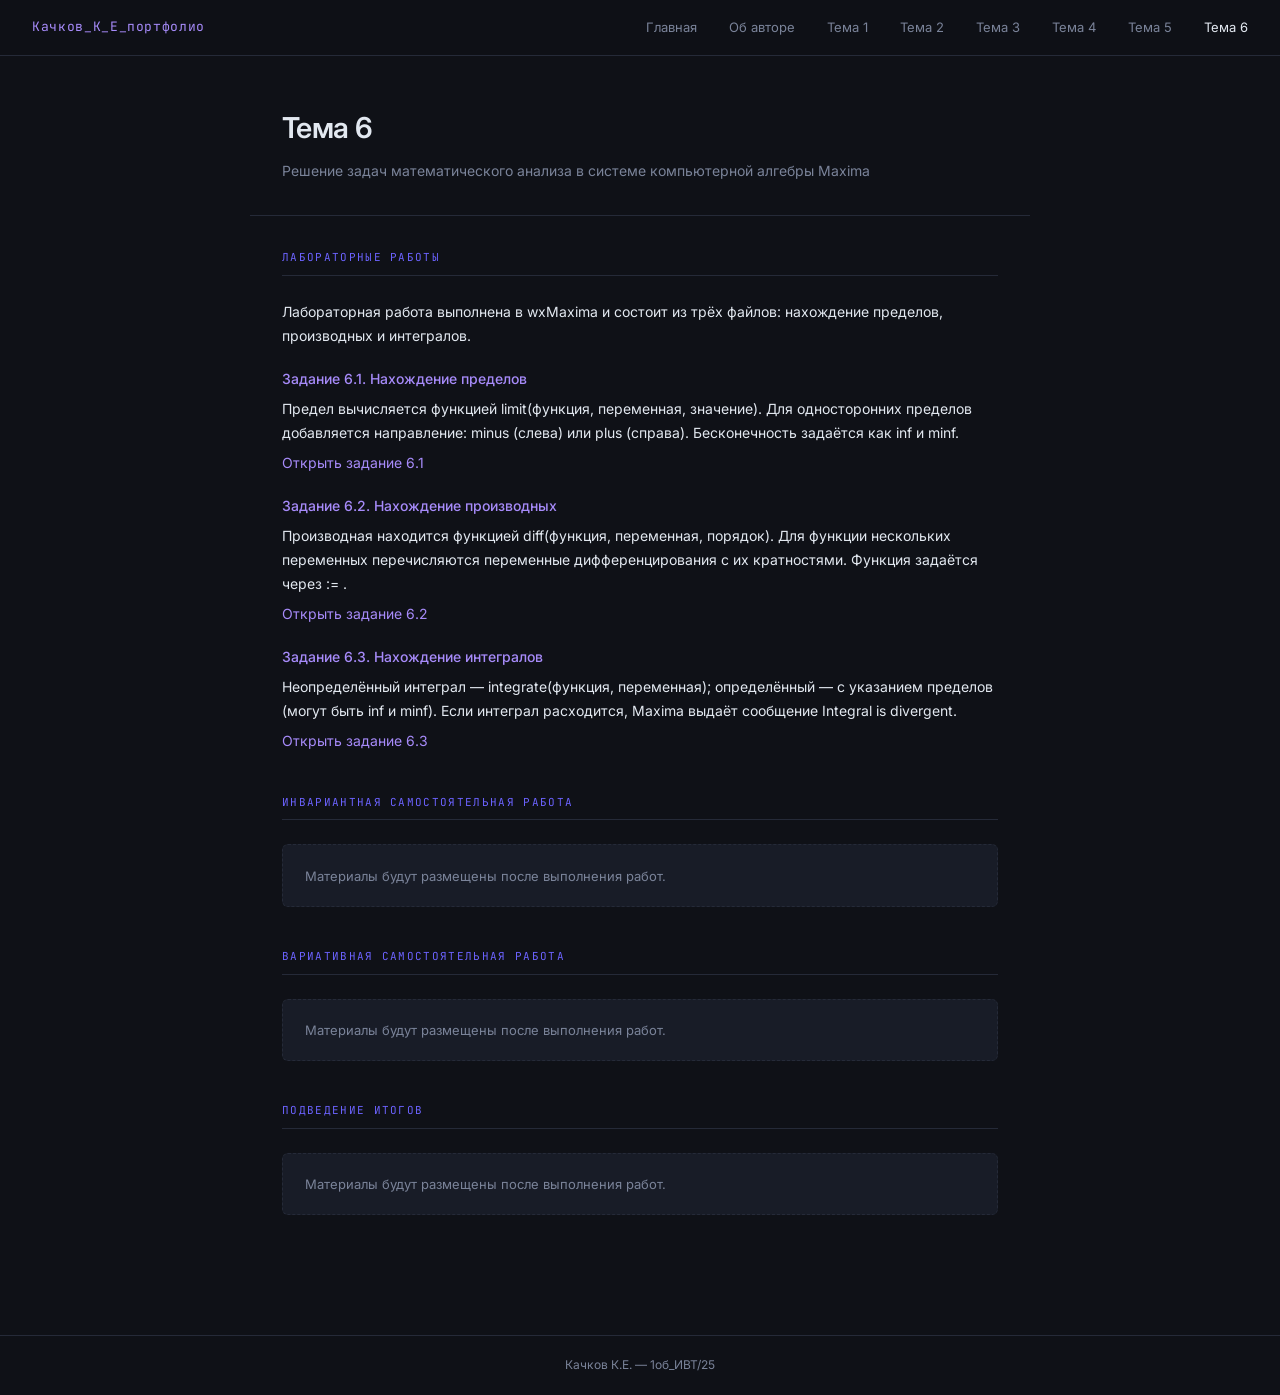
<file: tema6.html>
<!DOCTYPE html>
<html lang="ru">
<head>
  <meta charset="UTF-8">
  <meta name="viewport" content="width=device-width, initial-scale=1.0">
  <title>Тема 6 — Качков К.Е.</title>
  <link rel="stylesheet" href="style.css">
</head>
<body>
<nav>
  <span class="nav-logo">Качков_К_Е_портфолио</span>
  <a href="index.html">Главная</a>
  <a href="about.html">Об авторе</a>
  <a href="tema1.html">Тема 1</a>
  <a href="tema2.html">Тема 2</a>
  <a href="tema3.html">Тема 3</a>
  <a href="tema4.html">Тема 4</a>
  <a href="tema5.html">Тема 5</a>
  <a href="tema6.html" class="active">Тема 6</a>
</nav>
<div class="page-header">
  <h1>Тема 6</h1>
  <p>Решение задач математического анализа в системе компьютерной алгебры Maxima</p>
</div>
<div class="content">

  <div class="sub-section">
    <div class="section-title">Лабораторные работы</div>
    <p style="font-size:14px;margin-bottom:1.2rem;">
      Лабораторная работа выполнена в wxMaxima и состоит из трёх файлов: нахождение пределов, производных
      и интегралов.
    </p>

    <h2 style="font-size:14px;margin:1rem 0 0.4rem;color:var(--accent2);">Задание 6.1. Нахождение пределов</h2>
    <p style="font-size:14px;margin-bottom:0.4rem;">
      Предел вычисляется функцией limit(функция, переменная, значение). Для односторонних пределов
      добавляется направление: minus (слева) или plus (справа). Бесконечность задаётся как inf и minf.
    </p>
    <p style="font-size:14px;margin-bottom:1.2rem;">
      <a href="https://drive.google.com/file/d/1f_c-9hFDKPppuJeiMzoJVjOjloYk4_WE/view?usp=drive_link" target="_blank">Открыть задание 6.1</a>
    </p>

    <h2 style="font-size:14px;margin:1rem 0 0.4rem;color:var(--accent2);">Задание 6.2. Нахождение производных</h2>
    <p style="font-size:14px;margin-bottom:0.4rem;">
      Производная находится функцией diff(функция, переменная, порядок). Для функции нескольких переменных
      перечисляются переменные дифференцирования с их кратностями. Функция задаётся через := .
    </p>
    <p style="font-size:14px;margin-bottom:1.2rem;">
      <a href="https://drive.google.com/file/d/12D1FOVnCwjPoJd-iB7GNQgk2tp7Z2Vd7/view?usp=drive_link" target="_blank">Открыть задание 6.2</a>
    </p>

    <h2 style="font-size:14px;margin:1rem 0 0.4rem;color:var(--accent2);">Задание 6.3. Нахождение интегралов</h2>
    <p style="font-size:14px;margin-bottom:0.4rem;">
      Неопределённый интеграл — integrate(функция, переменная); определённый — с указанием пределов
      (могут быть inf и minf). Если интеграл расходится, Maxima выдаёт сообщение Integral is divergent.
    </p>
    <p style="font-size:14px;">
      <a href="https://drive.google.com/file/d/1uFlJVd4VV0pJxnQwt_BtPsA0blitPcDg/view?usp=drive_link" target="_blank">Открыть задание 6.3</a>
    </p>
  </div>

  <div class="sub-section">
    <div class="section-title">Инвариантная самостоятельная работа</div>
    <div class="empty-note">Материалы будут размещены после выполнения работ.</div>
  </div>
  <div class="sub-section">
    <div class="section-title">Вариативная самостоятельная работа</div>
    <div class="empty-note">Материалы будут размещены после выполнения работ.</div>
  </div>
  <div class="sub-section">
    <div class="section-title">Подведение итогов</div>
    <div class="empty-note">Материалы будут размещены после выполнения работ.</div>
  </div>
</div>
<footer>Качков К.Е. — 1об_ИВТ/25</footer>
</body>
</html>
</file>
<file: style.css>
@import url('https://fonts.googleapis.com/css2?family=Inter:wght@300;400;500;600&family=JetBrains+Mono:wght@400;500&display=swap');

*, *::before, *::after { box-sizing: border-box; margin: 0; padding: 0; }

:root {
  --bg:       #0f1117;
  --surface:  #181c27;
  --border:   #252a38;
  --accent:   #6C63FF;
  --accent2:  #A78BFA;
  --text:     #e2e8f0;
  --muted:    #7a8399;
  --mono:     'JetBrains Mono', monospace;
  --sans:     'Inter', sans-serif;
}

body {
  background: var(--bg);
  color: var(--text);
  font-family: var(--sans);
  font-size: 15px;
  line-height: 1.7;
  min-height: 100vh;
  display: flex;
  flex-direction: column;
}

a { color: var(--accent2); text-decoration: none; }
a:hover { text-decoration: underline; }

/* NAV */
nav {
  position: sticky;
  top: 0;
  z-index: 100;
  background: rgba(15,17,23,0.92);
  backdrop-filter: blur(12px);
  border-bottom: 1px solid var(--border);
  padding: 0 2rem;
  display: flex;
  align-items: center;
  gap: 2rem;
  height: 56px;
}

.nav-logo {
  font-family: var(--mono);
  font-size: 13px;
  color: var(--accent2);
  letter-spacing: 0.05em;
  white-space: nowrap;
  margin-right: auto;
}

nav a {
  font-size: 13px;
  color: var(--muted);
  transition: color 0.2s;
  white-space: nowrap;
}
nav a:hover, nav a.active { color: var(--text); text-decoration: none; }

/* HERO */
.hero {
  padding: 5rem 2rem 4rem;
  max-width: 780px;
  margin: 0 auto;
  width: 100%;
}

.hero-label {
  font-family: var(--mono);
  font-size: 12px;
  color: var(--accent);
  letter-spacing: 0.12em;
  text-transform: uppercase;
  margin-bottom: 1rem;
}

.hero h1 {
  font-size: clamp(2rem, 5vw, 3.2rem);
  font-weight: 600;
  line-height: 1.15;
  margin-bottom: 1.2rem;
  letter-spacing: -0.02em;
}

.hero p {
  color: var(--muted);
  font-size: 15px;
  max-width: 560px;
}

/* CONTENT */
.content {
  max-width: 780px;
  margin: 0 auto;
  padding: 0 2rem 5rem;
  width: 100%;
  flex: 1;
}

.section-title {
  font-family: var(--mono);
  font-size: 11px;
  color: var(--accent);
  letter-spacing: 0.12em;
  text-transform: uppercase;
  margin-bottom: 1.5rem;
  padding-bottom: 0.5rem;
  border-bottom: 1px solid var(--border);
}

/* CARDS */
.cards {
  display: grid;
  grid-template-columns: repeat(auto-fill, minmax(220px, 1fr));
  gap: 1rem;
  margin-bottom: 3rem;
}

.card {
  background: var(--surface);
  border: 1px solid var(--border);
  border-radius: 8px;
  padding: 1.4rem;
  transition: border-color 0.2s, transform 0.2s;
}
.card:hover { border-color: var(--accent); transform: translateY(-2px); }

.card-num {
  font-family: var(--mono);
  font-size: 11px;
  color: var(--accent);
  margin-bottom: 0.5rem;
}

.card h3 { font-size: 14px; font-weight: 500; margin-bottom: 0.3rem; }
.card p  { font-size: 13px; color: var(--muted); }
.card a  { display: block; margin-top: 0.8rem; font-size: 13px; }

/* TABLE */
.info-table { width: 100%; border-collapse: collapse; margin-bottom: 2rem; }
.info-table td { padding: 0.7rem 0; border-bottom: 1px solid var(--border); font-size: 14px; }
.info-table td:first-child { color: var(--muted); width: 180px; }

/* PAGE HEADER for subpages */
.page-header {
  padding: 3rem 2rem 2rem;
  max-width: 780px;
  margin: 0 auto;
  width: 100%;
  border-bottom: 1px solid var(--border);
  margin-bottom: 2rem;
}
.page-header h1 { font-size: 1.8rem; font-weight: 600; letter-spacing: -0.02em; }
.page-header p  { color: var(--muted); margin-top: 0.4rem; font-size: 14px; }

/* SUB SECTIONS */
.sub-section { margin-bottom: 2.5rem; }
.sub-section h2 { font-size: 15px; font-weight: 500; margin-bottom: 1rem; color: var(--text); }
.empty-note {
  background: var(--surface);
  border: 1px dashed var(--border);
  border-radius: 6px;
  padding: 1.2rem 1.4rem;
  font-size: 13px;
  color: var(--muted);
}

/* FOOTER */
footer {
  border-top: 1px solid var(--border);
  padding: 1.2rem 2rem;
  text-align: center;
  font-size: 12px;
  color: var(--muted);
}

@media (max-width: 600px) {
  nav { gap: 1rem; padding: 0 1rem; overflow-x: auto; }
  .hero, .content, .page-header { padding-left: 1rem; padding-right: 1rem; }
}
</file>
